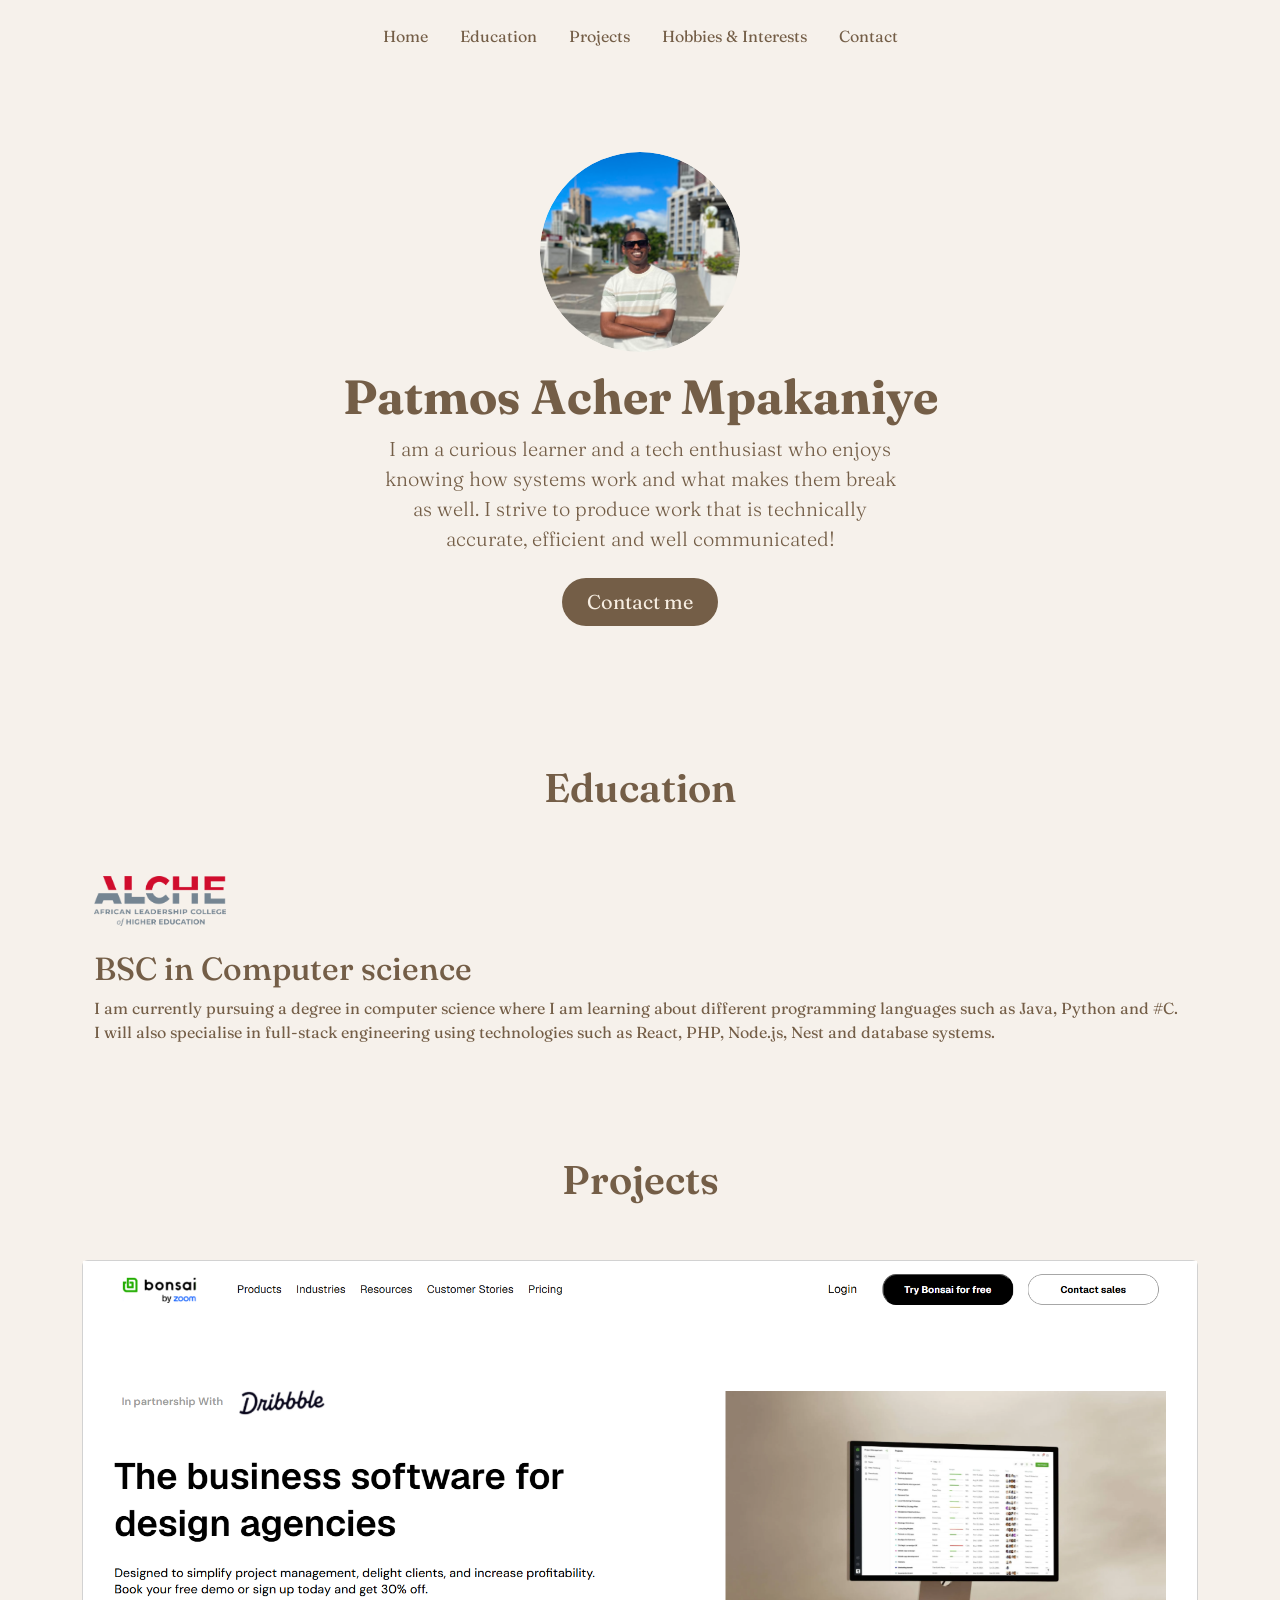
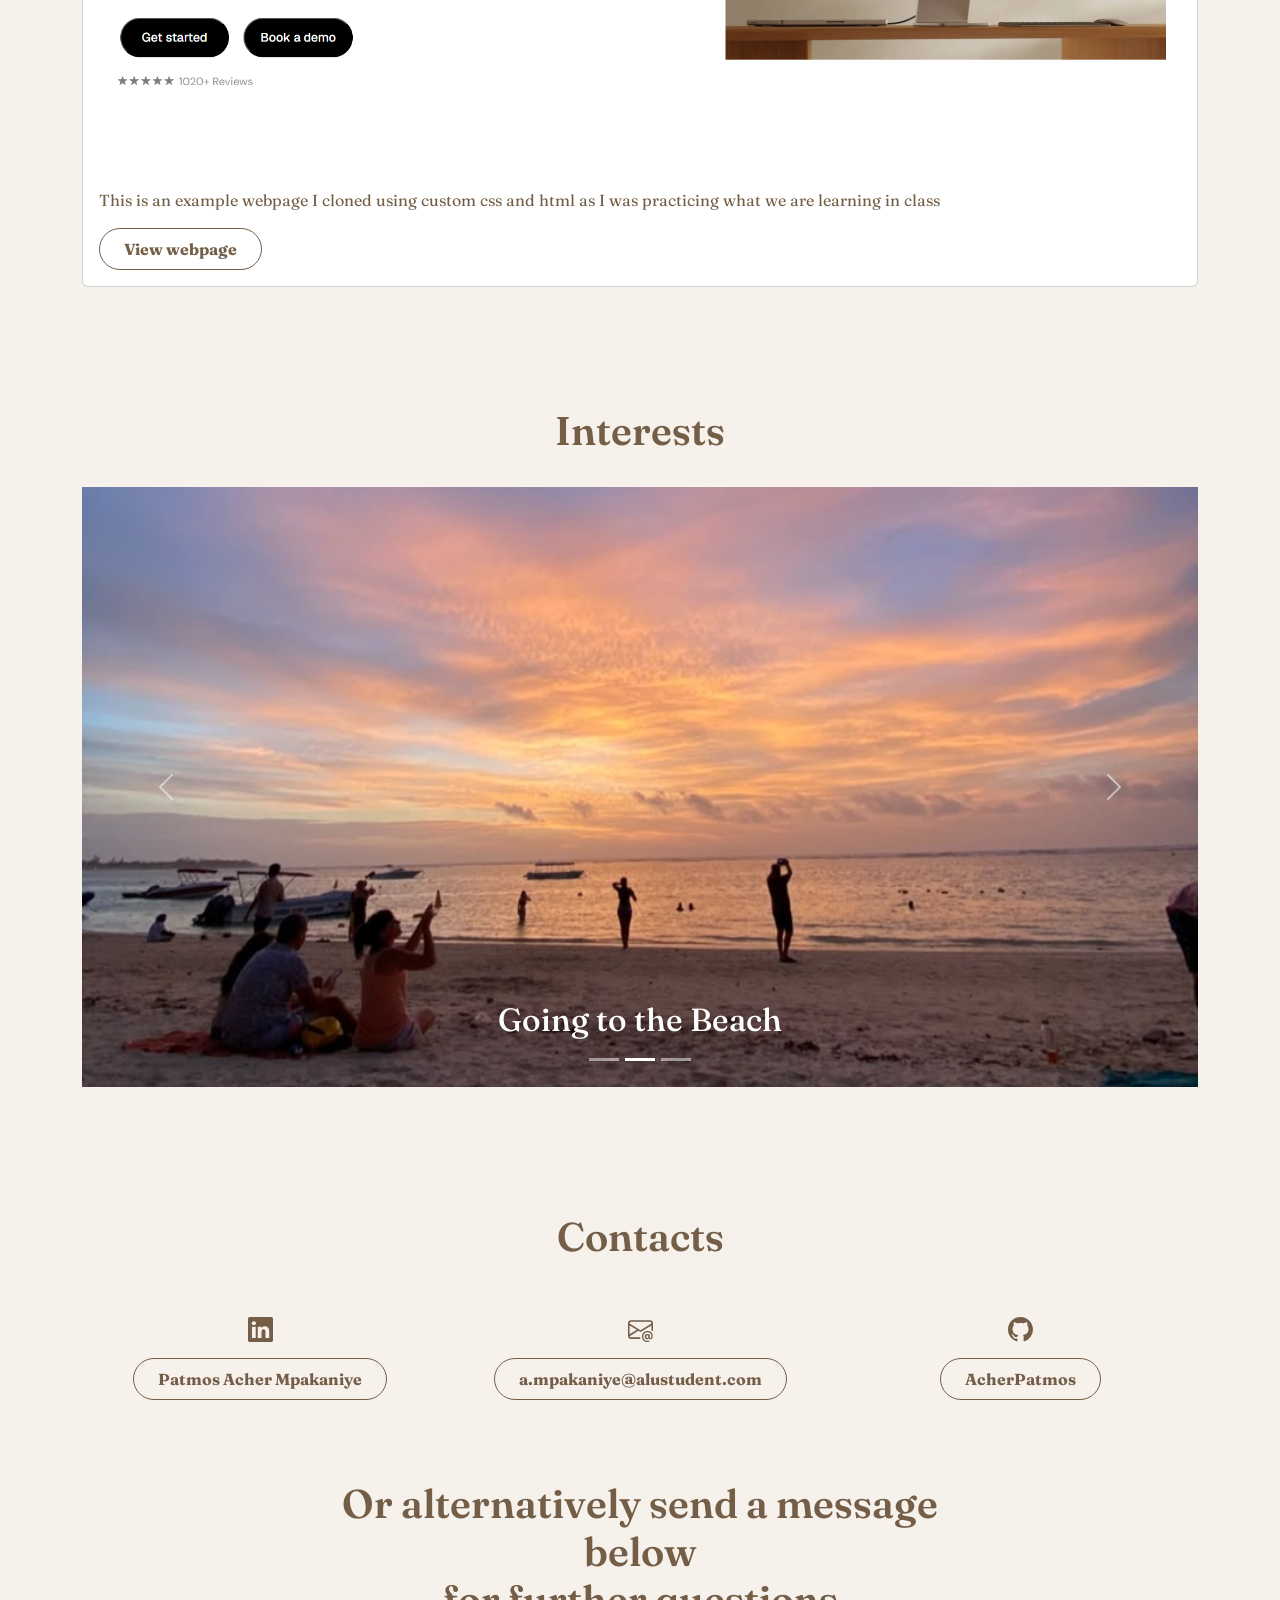
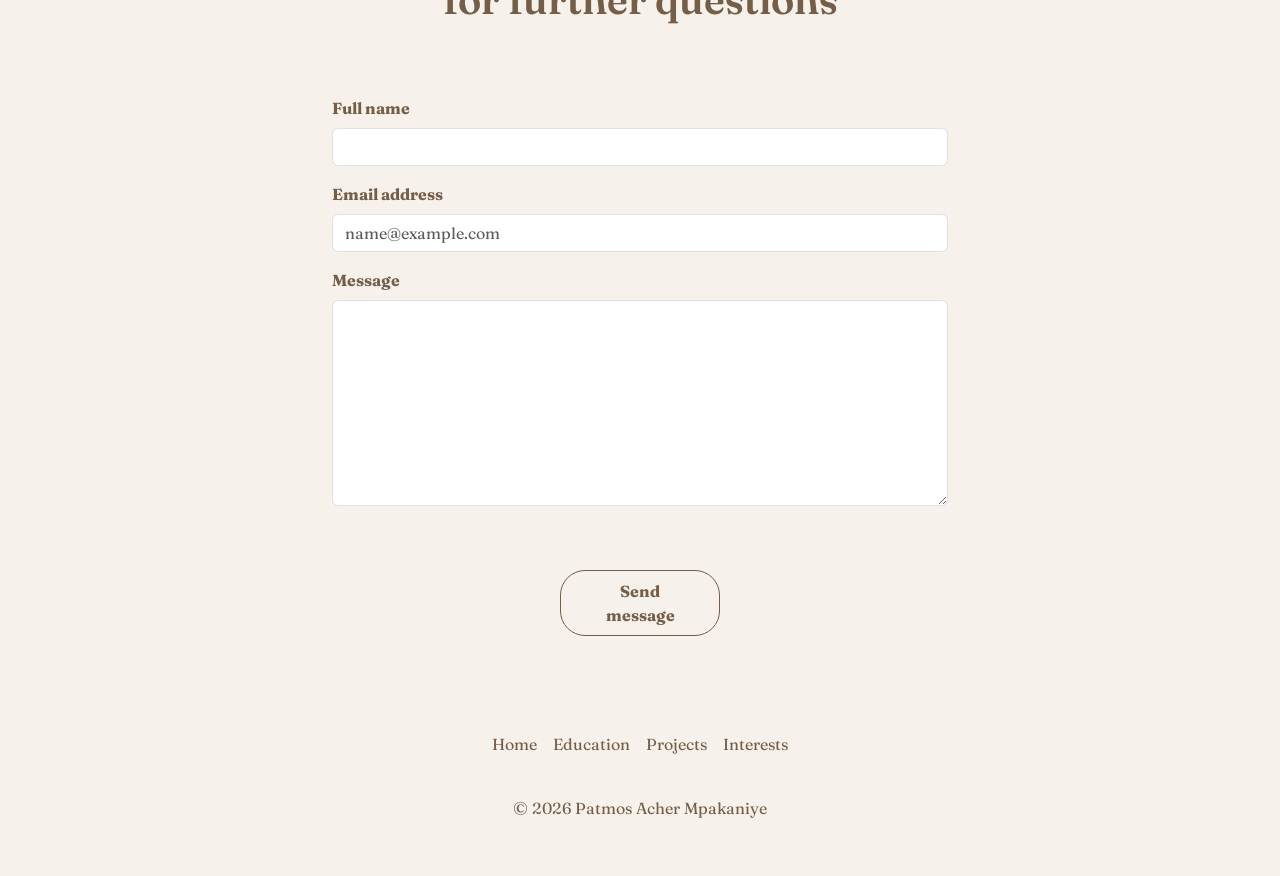
<file: index.html>
<!doctype html>
<html lang="en">
  <head>
    <meta charset="UTF-8" />
    <meta name="viewport" content="width=device-width, initial-scale=1.0" />
    <title>Boostrap Portfolio Website</title>

    <!-- Bootstrap CSS -->

    <link
      href="https://cdn.jsdelivr.net/npm/bootstrap@5.3.7/dist/css/bootstrap.min.css"
      rel="stylesheet"
    />

    <!-- Imported Goggle Fonts -->

    <link rel="preconnect" href="https://fonts.googleapis.com" />
    <link rel="preconnect" href="https://fonts.gstatic.com" crossorigin />
    <link
      href="https://fonts.googleapis.com/css2?family=DM+Sans:ital,opsz,wght@0,9..40,100..1000;1,9..40,100..1000&family=Fraunces:ital,opsz,wght@0,9..144,100..900;1,9..144,100..900&display=swap"
      rel="stylesheet"
    />

    <!-- My custom Css -->
    <link rel="stylesheet" href="assets/index.css" />
  </head>

  <body>

    <!-- Home -->

    <section id="Home">
      <div class="container">
        <header id="header" class="py-3">
          <nav class="navbar navbar-expand-lg p-0">
            <div class="container-fluid p-0 justify-content-end justify-content-lg-center">

              
              <button class="navbar-toggler" type="button"
                    data-bs-toggle="collapse"
                    data-bs-target="#navbarNav"
                    aria-controls="navbarNav"
                    aria-expanded="false"
                    aria-label="Toggle navigation">
                <span class="navbar-toggler-icon"></span>
              </button>

              
              <div class="collapse navbar-collapse flex-grow-0" id="navbarNav">
                <ul class="nav nav-pills flex-row">
                  <li class="nav-item">
                    <a href="#Home" class="nav-underlinee text nav-link" aria-current="page">Home</a>
                  </li>
                  <li class="nav-item">
                    <a href="#Education" class="nav-underlinee text nav-link">Education</a>
                  </li>
                  <li class="nav-item">
                    <a href="#Projects" class="nav-underlinee text nav-link">Projects</a>
                  </li>
                  <li class="nav-item">
                    <a href="#Hobbies" class="nav-underlinee text nav-link">Hobbies & Interests</a>
                  </li>
                  <li class="nav-item">
                    <a href="#Contact" class="nav-underlinee text nav-link">Contact</a>
                  </li>
                </ul>
              </div>

            </div>
          </nav>
        </header>
      </div>
    </section>

    <!-- Main Section -->

    <main>

      <!-- About -->

      <section id="About">

        <div class="container">

          <div class="row">
            <div class="col d-flex justify-content-center align-items-center">

              <div class="avatar">
                <img src="assets/Pati_pro.jpeg" alt="profile image" class="pro-image rounded-circle"/>
              </div>
            
            </div>
          </div>

          <div class="px-4 my-3 text-center"> 
            <h1 class="title display-5 fw-bold">Patmos Acher Mpakaniye</h1>
            <div class="col-lg-6 mx-auto"> 
              <p class="text lead mb-4">I am a curious learner and a tech enthusiast who enjoys knowing how systems work and what   makes them break as well.  I strive to produce work that is technically accurate, efficient and well communicated!
              </p> 
              <div class="d-grid gap-2 d-sm-flex    justify-content-sm-center"> 
                <button type="button" class="BTN btn btn-lg px-4 gap-3"><a href="#Contact"class="nav-link">Contact me</a></button>  
              </div> 
            </div> 
          </div>
        </div>
        
      </section>

      <!-- Education -->

      <section id="Education">
        <div class="container px-4 py-5" id="featured-3">   
        
          <h1 class="title pb-2 ">Education</h1> 
        
          <div class="row g-4 py-5 row-cols-1 "> 
          
            <div class="feature col"> 
            
              <div class="feature-icon d-inline-flex align-items-center justify-content-center fs-2 mb-4"> 
              <img src="assets/ALCHE-Logo-FULL.png" alt="School Logo" class="E-logo">
              </div> 
              <h3 class="text fs-2">BSC in Computer science</h3> 
              <p class="text"> I am currently pursuing a degree in computer science where I am learning about different programming languages such as Java, Python and #C. I will also specialise in full-stack engineering using technologies such as React, PHP, Node.js, Nest and database systems.
              </p> 
            </div>  
          </div> 
        </div>
      </section>
      
      <!-- Projects -->

      <section id="Projects">

        <div class="container">

          <div class="row">

            <h1 class="title pb-5 ">Projects</h1>

            <div class="col"> 
              <div class="card shadow-md"> 
                
                <img src="./assets/project showcase.png" alt="image Portfolio showcase">

                <div class="card-body pt-0"> 
                  <p class="card-text text">This is an example webpage I cloned using custom css and html as I was practicing what we are learning in class</p> 
                  <div class="d-flex justify-content-between align-items-center"> 
                    <div class="row-cols-lg-4"> 
                      <a href="./assets/Website Clone project/Homepage.html" target="
                      _blank" rel="noopener noreferrer" >
                        <button type="button" class=" form-btn btn">View webpage</button>
                      </a>
                    </div> 
                  </div> 
                </div> 
              </div> 
            </div>

          </div>

        </div>
        
      </section>

      <!-- Hobbies -->

      <section id="Hobbies">

        <div class="container">

          <h1 class="title pb-4 ">Interests</h1>
          <div id="carouselExampleCaptions" class="carousel slide" data-bs-ride="carousel" data-bs-interval="1500">
            <div class="carousel-indicators">
              <button type="button" data-bs-target="#carouselExampleCaptions" data-bs-slide-to="0" class="active" aria-current="true" aria-label="Slide 1"></button>
              <button type="button" data-bs-target="#carouselExampleCaptions" data-bs-slide-to="1" aria-label="Slide 2"></button>
              <button type="button" data-bs-target="#carouselExampleCaptions" data-bs-slide-to="2" aria-label="Slide 3"></button>
            </div>
            <div class="carousel-inner">
              <div class="carousel-item active">
                <img src="assets/Hobby-1.JPG" class="hobbies d-block w-100" alt="picture of a person holding a camera-gimbal">
                <div class="carousel-left carousel-caption d-md-block">
                <h2>Photography</h2>
              </div>
            </div>
            <div class="carousel-item">
              <img src="assets/Hobby-2.JPG" class="hobbies d-block w-100" alt="Picture of a beach">
              <div class="carousel-caption d-none d-md-block">
                <h2>Going to the Beach</h2>
              </div>
            </div>
            <div class="carousel-item">
              <img src="assets/Hobby-3.JPG" class="hobbies d-block w-100" alt="a nature picture with a lake in sight">
              <div class="carousel-right carousel-caption d-none d-md-block">
                <h2>Nature exploration</h2>
              </div>
            </div>
          </div>
          <button class="carousel-control-prev" type="button" data-bs-target="#carouselExampleCaptions" data-bs-slide="prev">
            <span class="carousel-control-prev-icon" aria-hidden="true"></span>
            <span class="visually-hidden">Previous</span>
          </button>
          <button class="carousel-control-next" type="button" data-bs-target="#carouselExampleCaptions" data-bs-slide="next">
            <span class="carousel-control-next-icon" aria-hidden="true"></span>
            <span class="visually-hidden">Next</span>
          </button>
        </div>
        </div>
      </section>

      <!-- Contacts -->

      <section id="Contact">

        <div class="container pt-5 ">

          <div class="row py-5">
            <h1 class="title">
              Contacts
            </h1>
          </div>

          <div class="row g-4 text-center"> 
            <div class="col-12 col-sm-6 col-lg-4 d-flex flex-column align-items-center"> 
              <svg xmlns="http://www.w3.org/2000/svg" width="25" height="25" fill="#745e47" class="mb-3 bi bi-linkedin" viewBox="0 0 16 16">
                <path d="M0 1.146C0 .513.526 0 1.175 0h13.65C15.474 0 16 .513 16 1.146v13.708c0 .633-.526 1.146-1.175 1.146H1.175C.526 16 0 15.487 0 14.854zm4.943 12.248V6.169H2.542v7.225zm-1.2-8.212c.837 0 1.358-.554 1.358-1.248-.015-.709-.52-1.248-1.342-1.248S2.4 3.226 2.4 3.934c0 .694.521 1.248 1.327 1.248zm4.908 8.212V9.359c0-.216.016-.432.08-.586.173-.431.568-.878 1.232-.878.869 0 1.216.662 1.216 1.634v3.865h2.401V9.25c0-2.22-1.184-3.252-2.764-3.252-1.274 0-1.845.7-2.165 1.193v.025h-.016l.016-.025V6.169h-2.4c.03.678 0 7.225 0 7.225z"/>
              </svg>  
              <a class="px-4 btn form-btn" href="https://www.linkedin.com/in/acher-patmos-mpakaniye-063a78273/" target="_blank" rel="noopener noreferrer">Patmos Acher Mpakaniye</a>
            </div>
            <div class="col-12 col-sm-6 col-lg-4 d-flex flex-column align-items-center"> 
              
              <svg xmlns="http://www.w3.org/2000/svg" width="25" height="25" fill="#745e47" class=" mb-3 bi bi-envelope-at" viewBox="0 0 16 16">
                <path d="M2 2a2 2 0 0 0-2 2v8.01A2 2 0 0 0 2 14h5.5a.5.5 0 0 0 0-1H2a1 1 0 0 1-.966-.741l5.64-3.471L8 9.583l7-4.2V8.5a.5.5 0 0 0 1 0V4a2 2 0 0 0-2-2zm3.708 6.208L1 11.105V5.383zM1 4.217V4a1 1 0 0 1 1-1h12a1 1 0 0 1 1 1v.217l-7 4.2z"/>
                <path d="M14.247 14.269c1.01 0 1.587-.857 1.587-2.025v-.21C15.834 10.43 14.64 9 12.52 9h-.035C10.42 9 9 10.36 9 12.432v.214C9 14.82 10.438 16 12.358 16h.044c.594 0 1.018-.074 1.237-.175v-.73c-.245.11-.673.18-1.18.18h-.044c-1.334 0-2.571-.788-2.571-2.655v-.157c0-1.657 1.058-2.724 2.64-2.724h.04c1.535 0 2.484 1.05 2.484 2.326v.118c0 .975-.324 1.39-.639 1.39-.232 0-.41-.148-.41-.42v-2.19h-.906v.569h-.03c-.084-.298-.368-.63-.954-.63-.778 0-1.259.555-1.259 1.4v.528c0 .892.49 1.434 1.26 1.434.471 0 .896-.227 1.014-.643h.043c.118.42.617.648 1.12.648m-2.453-1.588v-.227c0-.546.227-.791.573-.791.297 0 .572.192.572.708v.367c0 .573-.253.744-.564.744-.354 0-.581-.215-.581-.8Z"/>
              </svg>
              <p><a class=" px-4 btn form-btn" href="#">a.mpakaniye@alustudent.com</a></p> 
            </div> 
            <div class="col-12 col-sm-6 col-lg-4 d-flex flex-column align-items-center"> 
              
              <svg xmlns="http://www.w3.org/2000/svg" width="25" height="25" fill="#745e47" class="mb-3 bi bi-github" viewBox="0 0 16 16">
                <path d="M8 0C3.58 0 0 3.58 0 8c0 3.54 2.29 6.53 5.47 7.59.4.07.55-.17.55-.38 0-.19-.01-.82-.01-1.49-2.01.37-2.53-.49-2.69-.94-.09-.23-.48-.94-.82-1.13-.28-.15-.68-.52-.01-.53.63-.01 1.08.58 1.23.82.72 1.21 1.87.87 2.33.66.07-.52.28-.87.51-1.07-1.78-.2-3.64-.89-3.64-3.95 0-.87.31-1.59.82-2.15-.08-.2-.36-1.02.08-2.12 0 0 .67-.21 2.2.82.64-.18 1.32-.27 2-.27s1.36.09 2 .27c1.53-1.04 2.2-.82 2.2-.82.44 1.1.16 1.92.08 2.12.51.56.82 1.27.82 2.15 0 3.07-1.87 3.75-3.65 3.95.29.25.54.73.54 1.48 0 1.07-.01 1.93-.01 2.2 0 .21.15.46.55.38A8.01 8.01 0 0 0 16 8c0-4.42-3.58-8-8-8"/>
              </svg>
              <p><a class=" px-4 btn form-btn" href="https://github.com/AcherPatmos" target="_blank" rel="noopener noreferrer">AcherPatmos</a></p> 
            </div>
          </div>
        </div>

        <div class="container py-5 col-md-6">
          
          <div class="row py-3">
            <h1 class="title">
              Or alternatively send a message below </br> for further questions
            </h1>
          </div>
          
          <div class="row py-5 justify-content-center">

            <div class="mb-3">
              <label for="exampleFormControlInput1" class=" form form-label"
                >Full name</label
              >
              <input
                type="name"
                class="form-control"
                id="name_input"
              />
            </div>

            <div class="mb-3">
              <label for="exampleFormControlInput1" class="form form-label"
                >Email address</label
              >
              <input
                type="email"
                class="form-control"
                id="email_input"
                placeholder="name@example.com"
              />
            </div>
            <div class="mb-3">
              <label for="exampleFormControlTextarea1" class="form form-label"
                >Message</label
              >
              <textarea
                class="form-control"
                id="Textarea"
                rows="8"
              ></textarea>
            </div>
          </div>

          <div class="row  justify-content-center row-cols-3  row-cols-lg-4" id="button">

            <button type="button" class="form-btn btn">Send message</button>

          </div>

        </div>
      </section>

    </main>

    <!-- Footer Section -->

    <footer class="py-3 my-4"> 
        <ul class="nav justify-content-center pb-3 mb-3"> 
          <li class="nav-item">
            <a href="#Home" class="nav-link px-2 text">Home</a>
          </li> 
            <li class="nav-item">
              <a href="#Education" class="nav-link px-2 text">Education</a>
            </li> 
            <li class="nav-item">
              <a href="#Projects" class="nav-link px-2 text">Projects</a>
            </li> 
            <li class="nav-item">
              <a href="#Hobbies" class="nav-link px-2 text">Interests</a>
            </li> 
          </ul> 
          <p class="text-center text">© 2026 Patmos Acher Mpakaniye</p> 
    </footer>

    <!-- Bootstrap JavaScript -->
    <script src="https://cdn.jsdelivr.net/npm/bootstrap@5.3.7/dist/js/bootstrap.bundle.min.js"></script>

    <!-- My own Custom JavaScript -->
    <script src="./js/script.js"></script>
  </body>
</html>
</file>
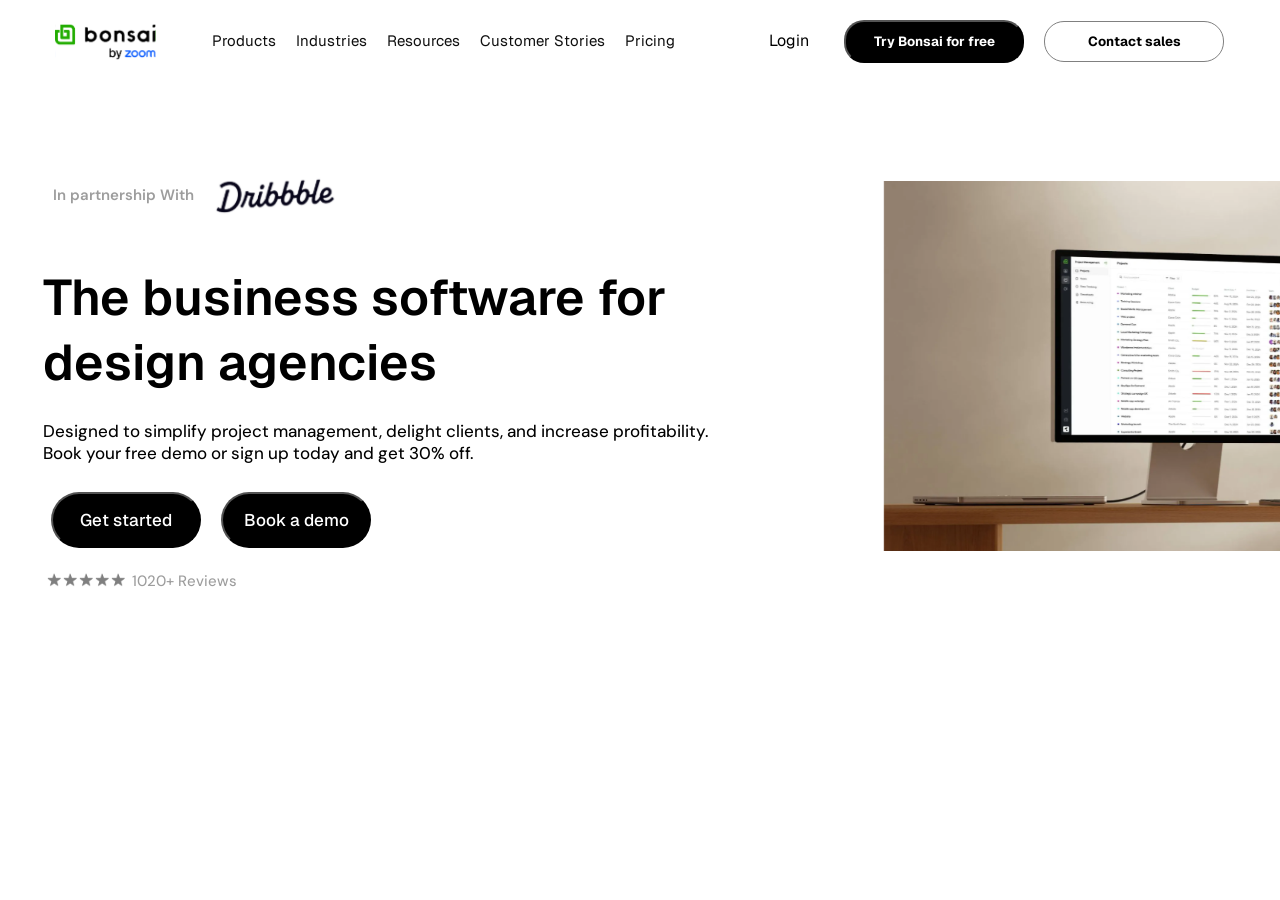
<file: assets/Website Clone project/Homepage.html>
<!doctype html>
<html lang="en">
  <head>
    <meta charset="UTF-8" />
    <meta name="viewport" content="width=device-width, initial-scale=1.0" />
    <title>My first html5 page</title>
    <link rel="icon" type="image/icon" href="./images/Favicon.png" />
    <link rel="preconnect" href="https://fonts.googleapis.com" />
    <link rel="preconnect" href="https://fonts.gstatic.com" crossorigin />
    <link
      href="https://fonts.googleapis.com/css2?family=Geist:ital,wght@0,100..900;1,100..900&display=swap"
      rel="stylesheet"
    />
    <link rel="preconnect" href="https://fonts.googleapis.com" />
    <link rel="preconnect" href="https://fonts.gstatic.com" crossorigin />
    <link
      href="https://fonts.googleapis.com/css2?family=DM+Sans:ital,opsz,wght@0,9..40,100..1000;1,9..40,100..1000&display=swap"
      rel="stylesheet"
    />
    <link rel="stylesheet" href="style.css" />
  </head>
  <body>
    <header>
      <nav class="navbar">
        <img src="./images/weblogo.png" alt="website logo" />

        <div class="nav-links">
          <ul>
            <li>
              <a href="#">Products</a>
              <div class="nav-dropdown">
                <div class="dropdown-panel">
                  <div class="panel-item-one"></div>
                </div>
              </div>
            </li>
            <li><a href="#">Industries</a></li>
            <li><a href="#">Resources</a></li>
            <li><a href="#">Customer Stories</a></li>
            <li><a href="#">Pricing</a></li>
          </ul>
        </div>

        <div class="nav-action">
          <button class="hidden">Login</button>
          <button class="dark">Try Bonsai for free</button>
          <button class="light">Contact sales</button>
        </div>
      </nav>
    </header>

    <main>
      <div class="hero-section">
        <div class="grid-item-one">
          <div class="hero-part-one">
            <p>In partnership With</p>
            <img src="./images/Dribble.png" alt="Dribble company logo" />
          </div>

          <div class="hero-part-two">
            <h1>
              The business software for <br />
              design agencies
            </h1>
            <p>
              Designed to simplify project management, delight clients, and
              increase profitability. <br />
              Book your free demo or sign up today and get 30% off.
            </p>

            <div class="hero-button">
              <button class="dark">Get started</button>
              <button class="dark">Book a demo</button>
            </div>

            <div class="review">
              <img
                src="./images/star review.png"
                alt="5 star review of the business"
              />
              <p>1020+ Reviews</p>
            </div>
          </div>
        </div>

        <div class="grid-item-two">
          <div class="hero-image">
            <img
              src="./images/Side-image.png"
              alt="picture of laptop on a table"
            />
          </div>
        </div>
      </div>
    </main>
    <footer></footer>
  </body>
</html>
</file>
<file: assets/index.css>
* {
  font-family: "Fraunces", serif;
}

body {
  background-color: #f6f1eb;
}

.title {
  font-weight: 600;
  color: #745e47;
}

.text {
  color: #745e47;
}

#About {
  margin-top: 80px;
  margin-bottom: 90px;
}

.nav-underlinee {
  position: relative;
  text-decoration: none;
  display: inline-block;
}

.nav-underlinee::after {
  content: "";
  position: absolute;
  left: 0;
  bottom: -1px;
  width: 100%;
  height: 2px;
  background-color: #57493a;
  transform: scaleX(0);
  transform-origin: right;
  transition: transform 0.3s ease;
}

.nav-underlinee:hover::after {
  transform: scaleX(1);
  transform-origin: left;
}

.text:hover {
  color: #92400e;
}

.title:hover {
  cursor: pointer;
  color: #92400e;
}

.BTN {
  background-color: #745e47;
  color: #f6ede1;
  border-radius: 30px;
}

.BTN:hover {
  cursor: pointer;
  background-color: #92400e;
  color: #f6ede1;
}

.profile {
  height: 200px;
  border-radius: 50%;
}

h1 {
  text-align: center;
}

.form {
  font-weight: bold;
  color: #745e47;
}

.form-btn {
  border: solid 1px #745e47;
  color: #745e47;
  border-radius: 25px;
  font-weight: bold;
  min-width: 120px;
  padding: 0.5rem 1.5rem;
}

.form-btn:hover {
  cursor: pointer;
  border: solid 1px #92400e;
  color: #92400e;
}

.avatar {
  width: 200px;
  height: 200px;
  overflow: hidden;
  border-radius: 50%;
}

.pro-image {
  width: 100%;
  height: 100%;
  object-fit: cover;
}

.E-logo {
  height: 50px;
}

.hobbies {
  height: 600px;
  object-fit: cover;
  object-position: top;
}

.carousel-left {
  text-align: left;
  font-weight: 900;
}

.carousel-right {
  text-align: right;
  font-weight: 900;
}

#Contact {
  margin-top: 30px;
}

#Projects {
  margin-bottom: 120px;
}
</file>
<file: assets/Website Clone project/style.css>
* {
  margin: 0;
  padding: 0;
  box-sizing: border-box;
}

body {
  background-color: #ffffff;
  height: 100vh;
}

.navbar {
  padding-right: 3rem;
  padding-left: 3rem;
  height: 80px;
  display: flex;
  align-items: center;
}

img {
  height: 40px;
  cursor: pointer;
}

ul {
  list-style: none;
  display: flex;
  gap: 20px;
}

a {
  font-family: "Geist", sans-serif;
  text-decoration: none;
  color: rgb(15, 15, 15);
  font-size: 15px;
  cursor: pointer;
}

.nav-action {
  margin-left: auto;
}
.nav-links {
  margin-left: 50px;
}

a:hover {
  color: rgb(157, 157, 157);
}

Button {
  margin: 8px;
  border-radius: 20px;
  padding: 15px;
  cursor: pointer;
  font-family: "Geist", sans-serif;
}
.dark {
  background-color: #000000;
  color: #ffffff;
  font-weight: bold;
  width: 180px;
  padding: 11px;
}

.light {
  background-color: #ffffff;
  color: #000000;
  font-weight: bold;
  border: 0.5px solid gray;
  width: 180px;
  padding: 11px;
}

.light:hover {
  color: #ffffff;
  background-color: #000000;
}

.hidden {
  border: none;
  font-weight: 400;
  font-size: medium;
  background-color: #ffffff;
}
.hidden:hover {
  color: rgb(157, 157, 157);
}

main {
  padding: 15px;
}

.hero-section {
  display: grid;
  grid-template-columns: 1fr 1fr;
  justify-items: center;
  align-items: center;
  padding: 0px;
  margin-top: 30px;
  margin-left: 8px;
  margin-right: 8px;
}

.grid-item-one {
  padding: 20px;
}

.grid-item-two {
  padding: 20px;
}

.hero-part-one {
  align-self: start;
  width: 800px;
  display: flex;
  align-items: center;
  gap: 20px;
  padding: 10px;
  margin-top: 20px;
  margin-bottom: 40px;
}

.hero-image {
  margin-right: 10px;
}

.hero-image img {
  height: 370px;
}

p {
  font-family: "DM Sans", sans-serif;
  font-size: 17px;
  font-weight: 450;
}
h1 {
  font-family: "Geist", Arial, sans-serif;
  font-size: 50px;
  font-weight: 600;
  margin-bottom: 25px;
}

.hero-part-one p {
  color: rgb(157, 157, 157);
  font-weight: 600;
  font-size: 15px;
}

.hero-button {
  margin-top: 20px;
}

.hero-button .dark {
  width: 150px;
  padding: 15px;
  border-radius: 30px;
  font-size: 17px;
  font-weight: 500;
}

.review {
  display: flex;
  gap: 5px;
  margin-top: 15px;
}

.review img {
  height: 20px;
}

.review p {
  color: rgb(157, 157, 157);
  font-size: 15px;
  font-weight: 450;
}

li {
  position: relative;
}

.nav-dropdown {
  display: none;
  position: absolute;
  top: 100%;
  left: 0;
}

li:hover .nav-dropdown {
  display: block;
}

.dropdown-panel {
  display: grid;
  grid-template-columns: 1fr 1fr 1fr 1fr;
}

.panel-item-one {
  outline: 1px solid black;
}
</file>
